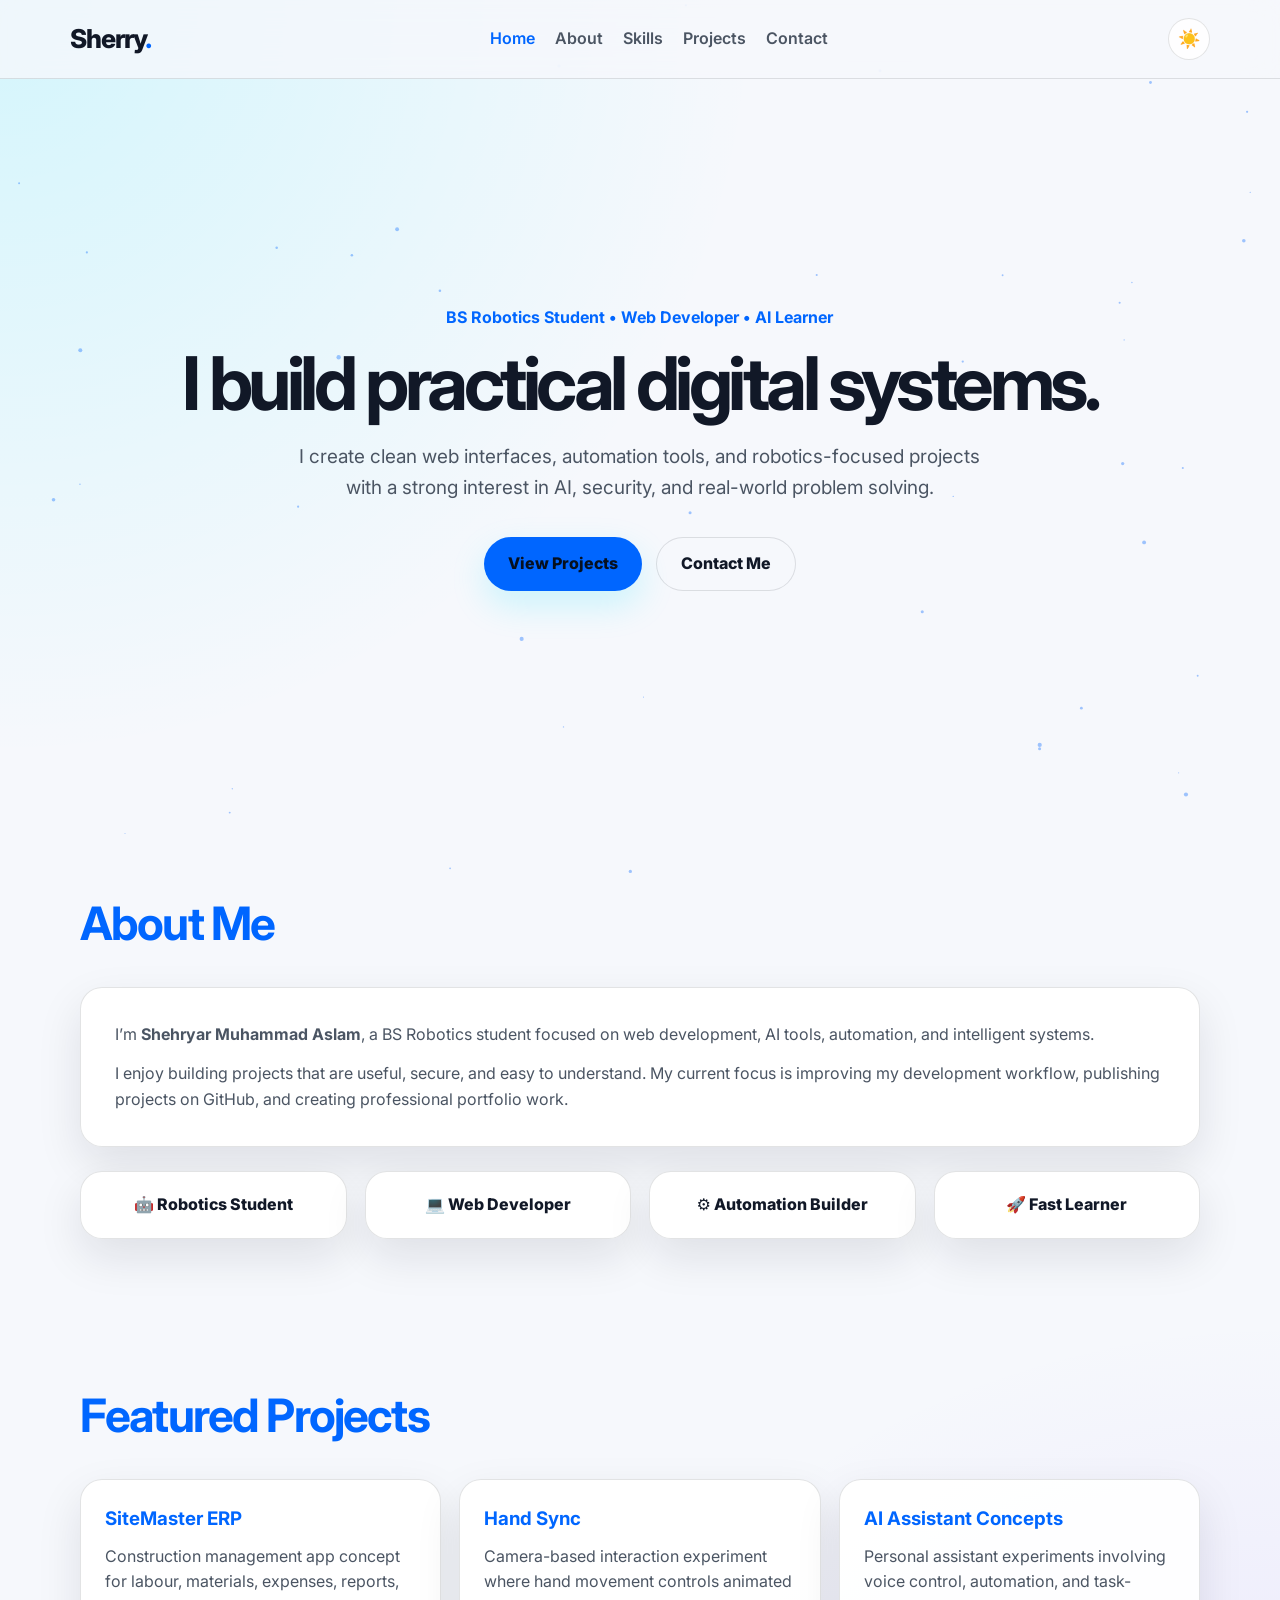
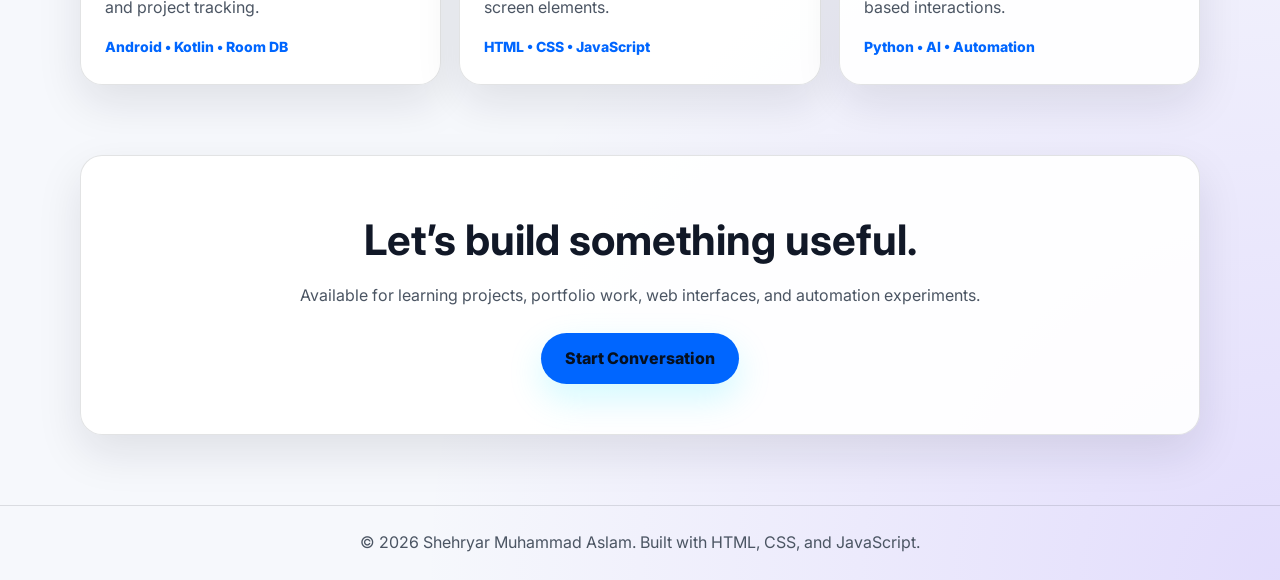
<file: index.html>
<!DOCTYPE html>
<html lang="en">
<head>
  <meta charset="UTF-8" />
  <meta name="viewport" content="width=device-width, initial-scale=1.0" />
  <meta name="description" content="Portfolio of Shehryar Muhammad Aslam, BS Robotics student and web, AI, automation developer from Pakistan." />
  <meta name="theme-color" content="#0b1020" />
  <title>Shehryar Muhammad Aslam | Portfolio</title>
  <link rel="preconnect" href="https://fonts.googleapis.com">
  <link rel="preconnect" href="https://fonts.gstatic.com" crossorigin>
  <link href="https://fonts.googleapis.com/css2?family=Inter:wght@300;400;500;600;700;800&display=swap" rel="stylesheet">
  <link rel="stylesheet" href="assets/style.css" />
</head>
<body>
  <div id="loader" aria-hidden="true"><div class="loader-box">Initializing portfolio...</div></div>

  <header class="navbar">
    <a class="logo" href="index.html" aria-label="Shehryar home">Sherry<span>.</span></a>
    <button class="menu-btn" id="menuBtn" aria-label="Open menu" aria-expanded="false">☰</button>
    <nav id="siteNav">
      <a class="active" href="index.html">Home</a>
      <a href="about.html">About</a>
      <a href="skills.html">Skills</a>
      <a href="projects.html">Projects</a>
      <a href="contact.html">Contact</a>
    </nav>
    <button id="themeToggle" class="theme-btn" aria-label="Toggle theme">🌙</button>
  </header>

  <main>
    <section class="hero section-pad">
      <div class="hero-content revealable">
        <p class="eyebrow">BS Robotics Student • Web Developer • AI Learner</p>
        <h1 class="typing" data-text="I build practical digital systems.">I build practical digital systems.</h1>
        <p class="subtitle">I create clean web interfaces, automation tools, and robotics-focused projects with a strong interest in AI, security, and real-world problem solving.</p>
        <div class="hero-buttons">
          <a href="projects.html" class="btn primary">View Projects</a>
          <a href="contact.html" class="btn outline">Contact Me</a>
        </div>
      </div>
    </section>

    <section class="page">
      <h2 class="page-title">About Me</h2>
      <div class="about-card revealable">
        <p>I’m <strong>Shehryar Muhammad Aslam</strong>, a BS Robotics student focused on web development, AI tools, automation, and intelligent systems.</p>
        <p>I enjoy building projects that are useful, secure, and easy to understand. My current focus is improving my development workflow, publishing projects on GitHub, and creating professional portfolio work.</p>
      </div>
      <div class="stats">
        <div class="stat-box revealable">🤖 Robotics Student</div>
        <div class="stat-box revealable">💻 Web Developer</div>
        <div class="stat-box revealable">⚙️ Automation Builder</div>
        <div class="stat-box revealable">🚀 Fast Learner</div>
      </div>
    </section>

    <section class="page">
      <h2 class="page-title">Featured Projects</h2>
      <div class="projects-grid">
        <article class="project-card revealable">
          <h3>SiteMaster ERP</h3>
          <p>Construction management app concept for labour, materials, expenses, reports, and project tracking.</p>
          <span>Android • Kotlin • Room DB</span>
        </article>
        <article class="project-card revealable">
          <h3>Hand Sync</h3>
          <p>Camera-based interaction experiment where hand movement controls animated screen elements.</p>
          <span>HTML • CSS • JavaScript</span>
        </article>
        <article class="project-card revealable">
          <h3>AI Assistant Concepts</h3>
          <p>Personal assistant experiments involving voice control, automation, and task-based interactions.</p>
          <span>Python • AI • Automation</span>
        </article>
      </div>
    </section>

    <section class="page cta revealable">
      <h2>Let’s build something useful.</h2>
      <p>Available for learning projects, portfolio work, web interfaces, and automation experiments.</p>
      <a href="contact.html" class="btn primary">Start Conversation</a>
    </section>
  </main>

  <footer><p>© 2026 Shehryar Muhammad Aslam. Built with HTML, CSS, and JavaScript.</p></footer>

  <script src="assets/theme.js"></script>
  <script src="assets/animations.js"></script>
  <script src="assets/particles.js"></script>
</body>
</html>
</file>
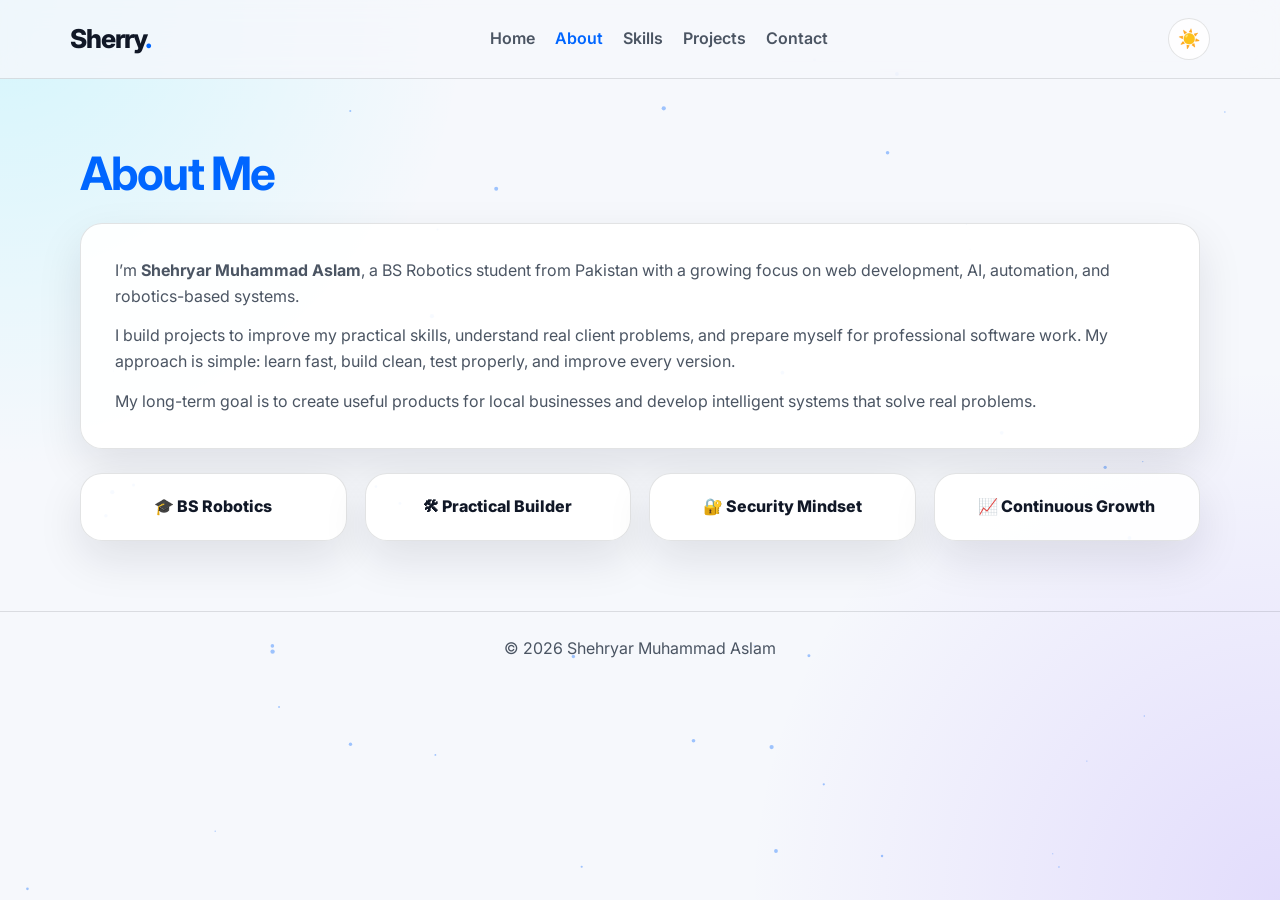
<file: about.html>
<!DOCTYPE html>
<html lang="en">
<head>
  <meta charset="UTF-8" />
  <meta name="viewport" content="width=device-width, initial-scale=1.0" />
  <meta name="description" content="About Shehryar Muhammad Aslam, BS Robotics student and developer." />
  <title>About | Shehryar Muhammad Aslam</title>
  <link rel="preconnect" href="https://fonts.googleapis.com">
  <link rel="preconnect" href="https://fonts.gstatic.com" crossorigin>
  <link href="https://fonts.googleapis.com/css2?family=Inter:wght@300;400;500;600;700;800&display=swap" rel="stylesheet">
  <link rel="stylesheet" href="assets/style.css" />
</head>
<body>
  <div id="loader" aria-hidden="true"><div class="loader-box">Initializing portfolio...</div></div>
  <header class="navbar">
    <a class="logo" href="index.html">Sherry<span>.</span></a>
    <button class="menu-btn" id="menuBtn" aria-label="Open menu" aria-expanded="false">☰</button>
    <nav id="siteNav"><a href="index.html">Home</a><a class="active" href="about.html">About</a><a href="skills.html">Skills</a><a href="projects.html">Projects</a><a href="contact.html">Contact</a></nav>
    <button id="themeToggle" class="theme-btn" aria-label="Toggle theme">🌙</button>
  </header>
  <main class="page">
    <h1 class="page-title">About Me</h1>
    <div class="about-card revealable">
      <p>I’m <strong>Shehryar Muhammad Aslam</strong>, a BS Robotics student from Pakistan with a growing focus on web development, AI, automation, and robotics-based systems.</p>
      <p>I build projects to improve my practical skills, understand real client problems, and prepare myself for professional software work. My approach is simple: learn fast, build clean, test properly, and improve every version.</p>
      <p>My long-term goal is to create useful products for local businesses and develop intelligent systems that solve real problems.</p>
    </div>
    <div class="stats">
      <div class="stat-box revealable">🎓 BS Robotics</div>
      <div class="stat-box revealable">🛠 Practical Builder</div>
      <div class="stat-box revealable">🔐 Security Mindset</div>
      <div class="stat-box revealable">📈 Continuous Growth</div>
    </div>
  </main>
  <footer><p>© 2026 Shehryar Muhammad Aslam</p></footer>
  <script src="assets/theme.js"></script><script src="assets/animations.js"></script><script src="assets/particles.js"></script>
</body>
</html>
</file>
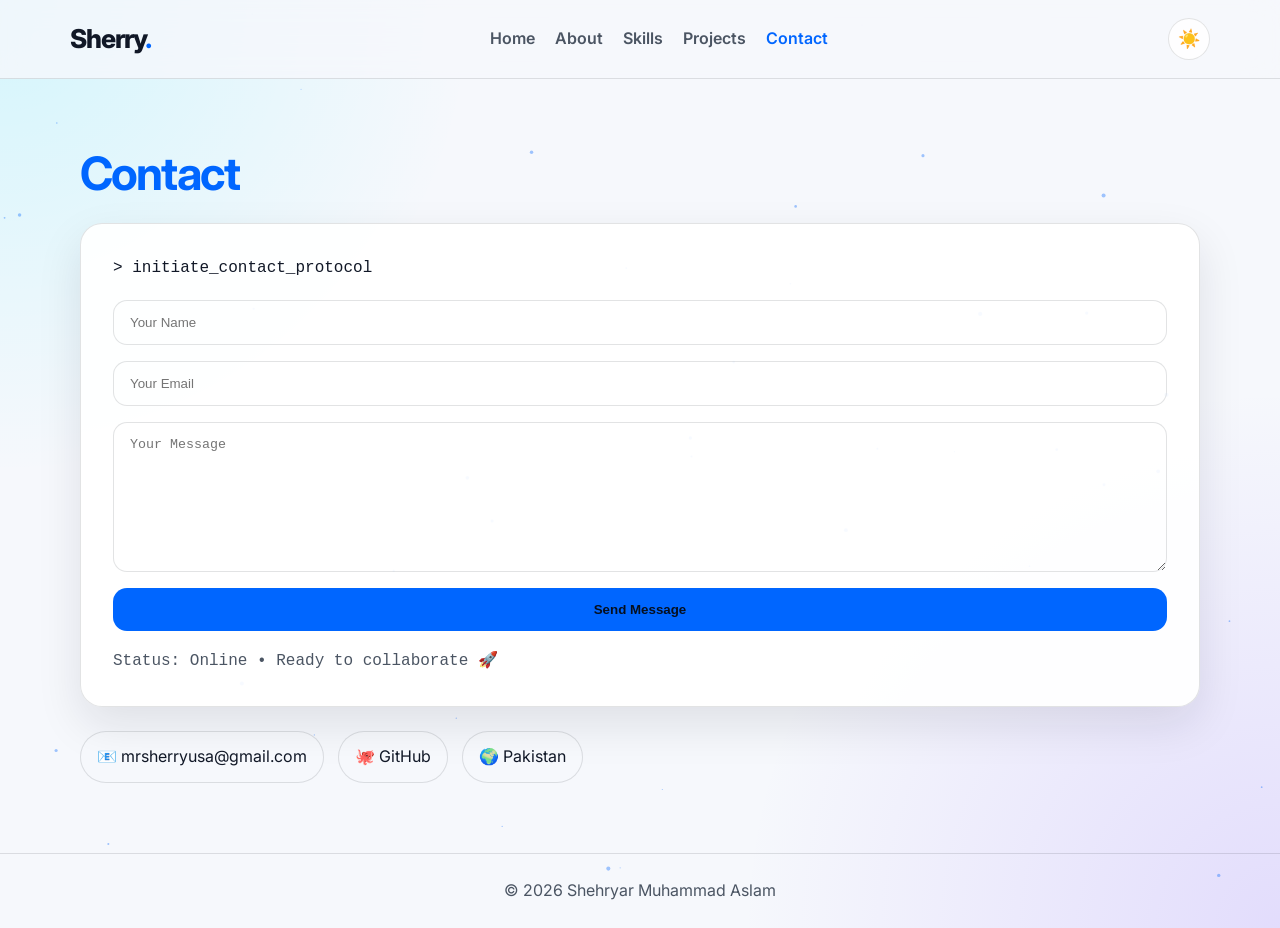
<file: contact.html>
<!DOCTYPE html>
<html lang="en">
<head>
  <meta charset="UTF-8" />
  <meta name="viewport" content="width=device-width, initial-scale=1.0" />
  <meta name="description" content="Contact Shehryar Muhammad Aslam." />
  <title>Contact | Shehryar Muhammad Aslam</title>
  <link rel="preconnect" href="https://fonts.googleapis.com">
  <link rel="preconnect" href="https://fonts.gstatic.com" crossorigin>
  <link href="https://fonts.googleapis.com/css2?family=Inter:wght@300;400;500;600;700;800&display=swap" rel="stylesheet">
  <link rel="stylesheet" href="assets/style.css" />
</head>
<body>
  <div id="loader" aria-hidden="true"><div class="loader-box">Initializing portfolio...</div></div>
  <header class="navbar">
    <a class="logo" href="index.html">Sherry<span>.</span></a>
    <button class="menu-btn" id="menuBtn" aria-label="Open menu" aria-expanded="false">☰</button>
    <nav id="siteNav"><a href="index.html">Home</a><a href="about.html">About</a><a href="skills.html">Skills</a><a href="projects.html">Projects</a><a class="active" href="contact.html">Contact</a></nav>
    <button id="themeToggle" class="theme-btn" aria-label="Toggle theme">🌙</button>
  </header>
  <main class="page">
    <h1 class="page-title">Contact</h1>
    <section class="terminal revealable">
      <p>&gt; initiate_contact_protocol</p>
      <form class="terminal-form" id="contactForm">
        <input name="name" type="text" placeholder="Your Name" required>
        <input name="email" type="email" placeholder="Your Email" required>
        <textarea name="message" placeholder="Your Message" required></textarea>
        <button type="submit">Send Message</button>
      </form>
      <p class="status" id="formStatus">Status: Online • Ready to collaborate 🚀</p>
    </section>
    <div class="contact-info revealable">
      <a href="mailto:mrsherryusa@gmail.com">📧 mrsherryusa@gmail.com</a>
      <a href="https://github.com/mrsherhryaraslam" target="_blank" rel="noopener">🐙 GitHub</a>
      <span>🌍 Pakistan</span>
    </div>
  </main>
  <footer><p>© 2026 Shehryar Muhammad Aslam</p></footer>
  <script src="assets/theme.js"></script><script src="assets/animations.js"></script><script src="assets/particles.js"></script>
</body>
</html>
</file>
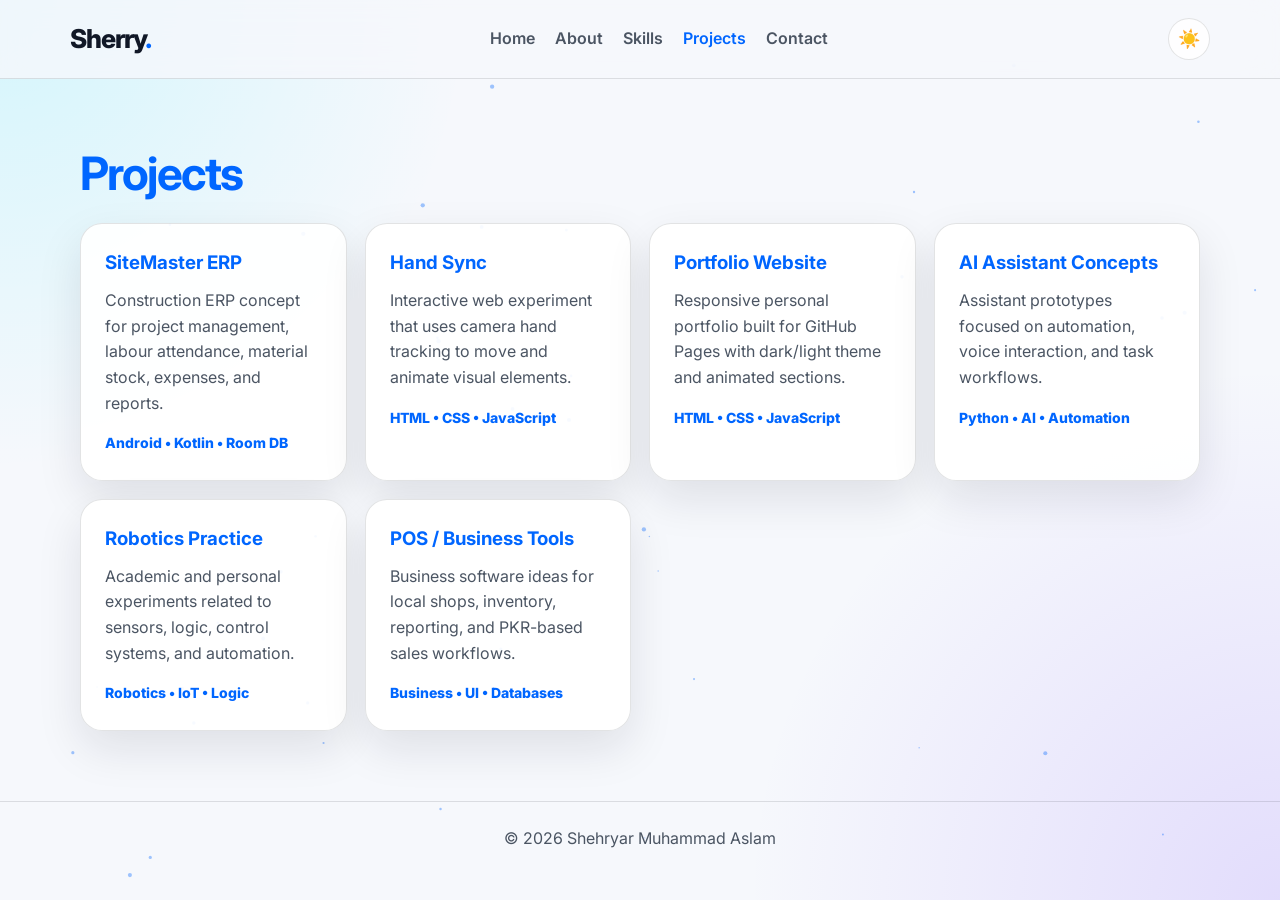
<file: projects.html>
<!DOCTYPE html>
<html lang="en">
<head>
  <meta charset="UTF-8" />
  <meta name="viewport" content="width=device-width, initial-scale=1.0" />
  <meta name="description" content="Projects by Shehryar Muhammad Aslam." />
  <title>Projects | Shehryar Muhammad Aslam</title>
  <link rel="preconnect" href="https://fonts.googleapis.com">
  <link rel="preconnect" href="https://fonts.gstatic.com" crossorigin>
  <link href="https://fonts.googleapis.com/css2?family=Inter:wght@300;400;500;600;700;800&display=swap" rel="stylesheet">
  <link rel="stylesheet" href="assets/style.css" />
</head>
<body>
  <div id="loader" aria-hidden="true"><div class="loader-box">Initializing portfolio...</div></div>
  <header class="navbar">
    <a class="logo" href="index.html">Sherry<span>.</span></a>
    <button class="menu-btn" id="menuBtn" aria-label="Open menu" aria-expanded="false">☰</button>
    <nav id="siteNav"><a href="index.html">Home</a><a href="about.html">About</a><a href="skills.html">Skills</a><a class="active" href="projects.html">Projects</a><a href="contact.html">Contact</a></nav>
    <button id="themeToggle" class="theme-btn" aria-label="Toggle theme">🌙</button>
  </header>
  <main class="page">
    <h1 class="page-title">Projects</h1>
    <div class="projects-grid">
      <article class="project-card revealable"><h3>SiteMaster ERP</h3><p>Construction ERP concept for project management, labour attendance, material stock, expenses, and reports.</p><span>Android • Kotlin • Room DB</span></article>
      <article class="project-card revealable"><h3>Hand Sync</h3><p>Interactive web experiment that uses camera hand tracking to move and animate visual elements.</p><span>HTML • CSS • JavaScript</span></article>
      <article class="project-card revealable"><h3>Portfolio Website</h3><p>Responsive personal portfolio built for GitHub Pages with dark/light theme and animated sections.</p><span>HTML • CSS • JavaScript</span></article>
      <article class="project-card revealable"><h3>AI Assistant Concepts</h3><p>Assistant prototypes focused on automation, voice interaction, and task workflows.</p><span>Python • AI • Automation</span></article>
      <article class="project-card revealable"><h3>Robotics Practice</h3><p>Academic and personal experiments related to sensors, logic, control systems, and automation.</p><span>Robotics • IoT • Logic</span></article>
      <article class="project-card revealable"><h3>POS / Business Tools</h3><p>Business software ideas for local shops, inventory, reporting, and PKR-based sales workflows.</p><span>Business • UI • Databases</span></article>
    </div>
  </main>
  <footer><p>© 2026 Shehryar Muhammad Aslam</p></footer>
  <script src="assets/theme.js"></script><script src="assets/animations.js"></script><script src="assets/particles.js"></script>
</body>
</html>
</file>
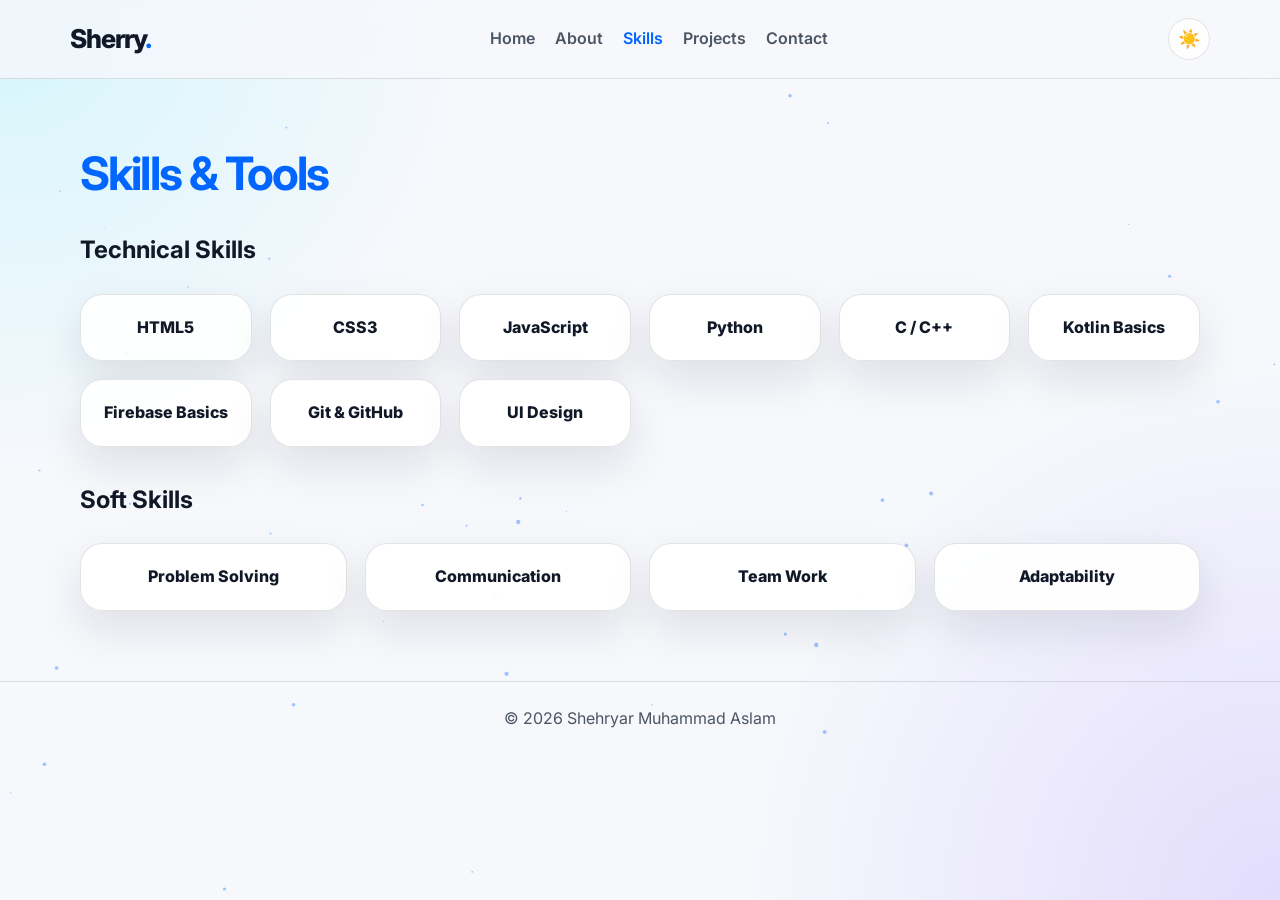
<file: skills.html>
<!DOCTYPE html>
<html lang="en">
<head>
  <meta charset="UTF-8" />
  <meta name="viewport" content="width=device-width, initial-scale=1.0" />
  <meta name="description" content="Technical skills of Shehryar Muhammad Aslam." />
  <title>Skills | Shehryar Muhammad Aslam</title>
  <link rel="preconnect" href="https://fonts.googleapis.com">
  <link rel="preconnect" href="https://fonts.gstatic.com" crossorigin>
  <link href="https://fonts.googleapis.com/css2?family=Inter:wght@300;400;500;600;700;800&display=swap" rel="stylesheet">
  <link rel="stylesheet" href="assets/style.css" />
</head>
<body>
  <div id="loader" aria-hidden="true"><div class="loader-box">Initializing portfolio...</div></div>
  <header class="navbar">
    <a class="logo" href="index.html">Sherry<span>.</span></a>
    <button class="menu-btn" id="menuBtn" aria-label="Open menu" aria-expanded="false">☰</button>
    <nav id="siteNav"><a href="index.html">Home</a><a href="about.html">About</a><a class="active" href="skills.html">Skills</a><a href="projects.html">Projects</a><a href="contact.html">Contact</a></nav>
    <button id="themeToggle" class="theme-btn" aria-label="Toggle theme">🌙</button>
  </header>
  <main class="page">
    <h1 class="page-title">Skills & Tools</h1>
    <h2 class="sub-title">Technical Skills</h2>
    <div class="skills-grid">
      <div class="skill-card revealable">HTML5</div><div class="skill-card revealable">CSS3</div><div class="skill-card revealable">JavaScript</div><div class="skill-card revealable">Python</div><div class="skill-card revealable">C / C++</div><div class="skill-card revealable">Kotlin Basics</div><div class="skill-card revealable">Firebase Basics</div><div class="skill-card revealable">Git & GitHub</div><div class="skill-card revealable">UI Design</div>
    </div>
    <h2 class="sub-title">Soft Skills</h2>
    <div class="skills-grid">
      <div class="skill-card revealable">Problem Solving</div><div class="skill-card revealable">Communication</div><div class="skill-card revealable">Team Work</div><div class="skill-card revealable">Adaptability</div>
    </div>
  </main>
  <footer><p>© 2026 Shehryar Muhammad Aslam</p></footer>
  <script src="assets/theme.js"></script><script src="assets/animations.js"></script><script src="assets/particles.js"></script>
</body>
</html>
</file>
<file: assets/style.css>
:root {
  --bg: #0b1020;
  --card: rgba(18, 25, 45, 0.88);
  --primary: #00e5ff;
  --secondary: #7c4dff;
  --text: #e9eefb;
  --muted: #a8b3cf;
  --border: rgba(255, 255, 255, 0.12);
  --shadow: 0 24px 70px rgba(0, 0, 0, 0.28);
}

body.light {
  --bg: #f6f8fc;
  --card: rgba(255, 255, 255, 0.92);
  --primary: #0066ff;
  --secondary: #6d28d9;
  --text: #111827;
  --muted: #4b5563;
  --border: rgba(17, 24, 39, 0.12);
  --shadow: 0 18px 45px rgba(17, 24, 39, 0.10);
}

* { box-sizing: border-box; margin: 0; padding: 0; }
html { scroll-behavior: smooth; }
body {
  min-height: 100vh;
  background:
    radial-gradient(circle at top left, rgba(0, 229, 255, 0.14), transparent 30%),
    radial-gradient(circle at bottom right, rgba(124, 77, 255, 0.16), transparent 34%),
    var(--bg);
  color: var(--text);
  font-family: Inter, system-ui, -apple-system, Segoe UI, sans-serif;
  line-height: 1.6;
  transition: background 0.25s ease, color 0.25s ease;
}

a { color: inherit; text-decoration: none; }

.navbar {
  position: sticky;
  top: 0;
  z-index: 100;
  display: flex;
  align-items: center;
  justify-content: space-between;
  gap: 18px;
  padding: 18px clamp(18px, 6vw, 70px);
  border-bottom: 1px solid var(--border);
  background: rgba(11, 16, 32, 0.76);
  backdrop-filter: blur(16px);
}
body.light .navbar { background: rgba(246, 248, 252, 0.78); }
.logo { font-size: 26px; font-weight: 800; letter-spacing: -0.04em; }
.logo span, .page-title, .project-card h3 { color: var(--primary); }
nav { display: flex; align-items: center; gap: 20px; }
nav a { color: var(--muted); font-weight: 600; transition: color 0.2s ease; }
nav a:hover, nav a.active { color: var(--primary); }
.theme-btn, .menu-btn {
  border: 1px solid var(--border);
  background: var(--card);
  color: var(--text);
  border-radius: 999px;
  min-width: 42px;
  height: 42px;
  cursor: pointer;
  font-size: 18px;
}
.menu-btn { display: none; }

.section-pad { padding: 80px clamp(20px, 7vw, 80px); }
.hero { min-height: 82vh; display: grid; place-items: center; text-align: center; }
.hero-content { max-width: 920px; }
.eyebrow { color: var(--primary); font-weight: 700; margin-bottom: 14px; }
h1 { font-size: clamp(38px, 8vw, 74px); line-height: 1.05; letter-spacing: -0.06em; }
.subtitle { max-width: 720px; margin: 20px auto 0; color: var(--muted); font-size: clamp(16px, 2vw, 19px); }
.hero-buttons { margin-top: 34px; display: flex; gap: 14px; justify-content: center; flex-wrap: wrap; }
.btn {
  display: inline-flex;
  align-items: center;
  justify-content: center;
  gap: 8px;
  padding: 13px 24px;
  border-radius: 999px;
  font-weight: 800;
  transition: transform 0.2s ease, box-shadow 0.2s ease, border-color 0.2s ease;
}
.btn:hover { transform: translateY(-2px); }
.primary { background: var(--primary); color: #06101f; box-shadow: 0 14px 35px rgba(0, 229, 255, 0.18); }
.outline { border: 1px solid var(--border); color: var(--text); background: rgba(255,255,255,0.02); }

.page { width: min(1120px, calc(100% - 36px)); margin: 0 auto; padding: 70px 0; }
.page-title { font-size: clamp(32px, 4vw, 46px); margin-bottom: 26px; letter-spacing: -0.04em; }
.sub-title { margin: 34px 0 18px; color: var(--text); }
.about-card, .project-card, .skill-card, .stat-box, .terminal, .cta {
  background: var(--card);
  border: 1px solid var(--border);
  border-radius: 22px;
  box-shadow: var(--shadow);
}
.about-card { padding: clamp(22px, 4vw, 34px); color: var(--muted); }
.about-card p + p { margin-top: 14px; }
.stats, .skills-grid, .projects-grid {
  display: grid;
  gap: 18px;
  margin-top: 24px;
}
.stats { grid-template-columns: repeat(4, minmax(0, 1fr)); }
.skills-grid { grid-template-columns: repeat(auto-fit, minmax(160px, 1fr)); }
.projects-grid { grid-template-columns: repeat(auto-fit, minmax(260px, 1fr)); }
.stat-box, .skill-card { padding: 20px; text-align: center; font-weight: 800; }
.project-card { padding: 24px; transition: transform 0.2s ease, border-color 0.2s ease; }
.project-card:hover, .skill-card:hover, .stat-box:hover { transform: translateY(-5px); border-color: color-mix(in srgb, var(--primary) 55%, transparent); }
.project-card p { color: var(--muted); margin: 10px 0 14px; }
.project-card span { color: var(--primary); font-size: 14px; font-weight: 800; }

.cta { text-align: center; padding: clamp(26px, 5vw, 50px); margin-bottom: 70px; }
.cta h2 { font-size: clamp(28px, 4vw, 42px); margin-bottom: 10px; }
.cta p { color: var(--muted); margin-bottom: 24px; }

.terminal { padding: clamp(22px, 4vw, 32px); font-family: ui-monospace, SFMono-Regular, Menlo, Consolas, monospace; }
.terminal-form { display: grid; gap: 16px; margin-top: 18px; }
.terminal-form input, .terminal-form textarea {
  width: 100%;
  border: 1px solid var(--border);
  border-radius: 14px;
  background: rgba(255,255,255,0.04);
  color: var(--text);
  padding: 14px 16px;
  outline: none;
}
.terminal-form textarea { min-height: 150px; resize: vertical; }
.terminal-form input:focus, .terminal-form textarea:focus { border-color: var(--primary); }
.terminal-form button { border: 0; border-radius: 14px; padding: 14px; background: var(--primary); color: #06101f; font-weight: 900; cursor: pointer; }
.status { margin-top: 18px; color: var(--muted); }
.contact-info { display: flex; flex-wrap: wrap; gap: 14px; margin-top: 24px; }
.contact-info a, .contact-info span { padding: 12px 16px; border: 1px solid var(--border); border-radius: 999px; background: rgba(255,255,255,0.03); }

footer { padding: 24px; text-align: center; color: var(--muted); border-top: 1px solid var(--border); }
#particles { position: fixed; inset: 0; z-index: -1; opacity: 0.36; pointer-events: none; }
#loader { position: fixed; inset: 0; z-index: 999; display: grid; place-items: center; background: var(--bg); transition: opacity 0.35s ease; }
.loader-box { color: var(--primary); font-weight: 800; letter-spacing: 0.03em; }
.revealable { opacity: 0; transform: translateY(28px); transition: opacity 0.55s ease, transform 0.55s ease; }
.revealable.reveal { opacity: 1; transform: translateY(0); }
.fade-out { opacity: 0; transition: opacity 0.25s ease; }

@media (max-width: 820px) {
  .navbar { flex-wrap: wrap; padding: 14px 18px; }
  .menu-btn { display: inline-grid; place-items: center; }
  nav {
    order: 4;
    width: 100%;
    display: none;
    grid-template-columns: 1fr;
    gap: 8px;
    padding-top: 10px;
  }
  nav.open { display: grid; }
  nav a { padding: 10px 12px; border: 1px solid var(--border); border-radius: 12px; }
  .hero { min-height: auto; padding-top: 64px; }
  .hero-buttons { flex-direction: column; }
  .btn { width: 100%; }
  .stats { grid-template-columns: 1fr; }
  .contact-info { flex-direction: column; }
}
</file>
